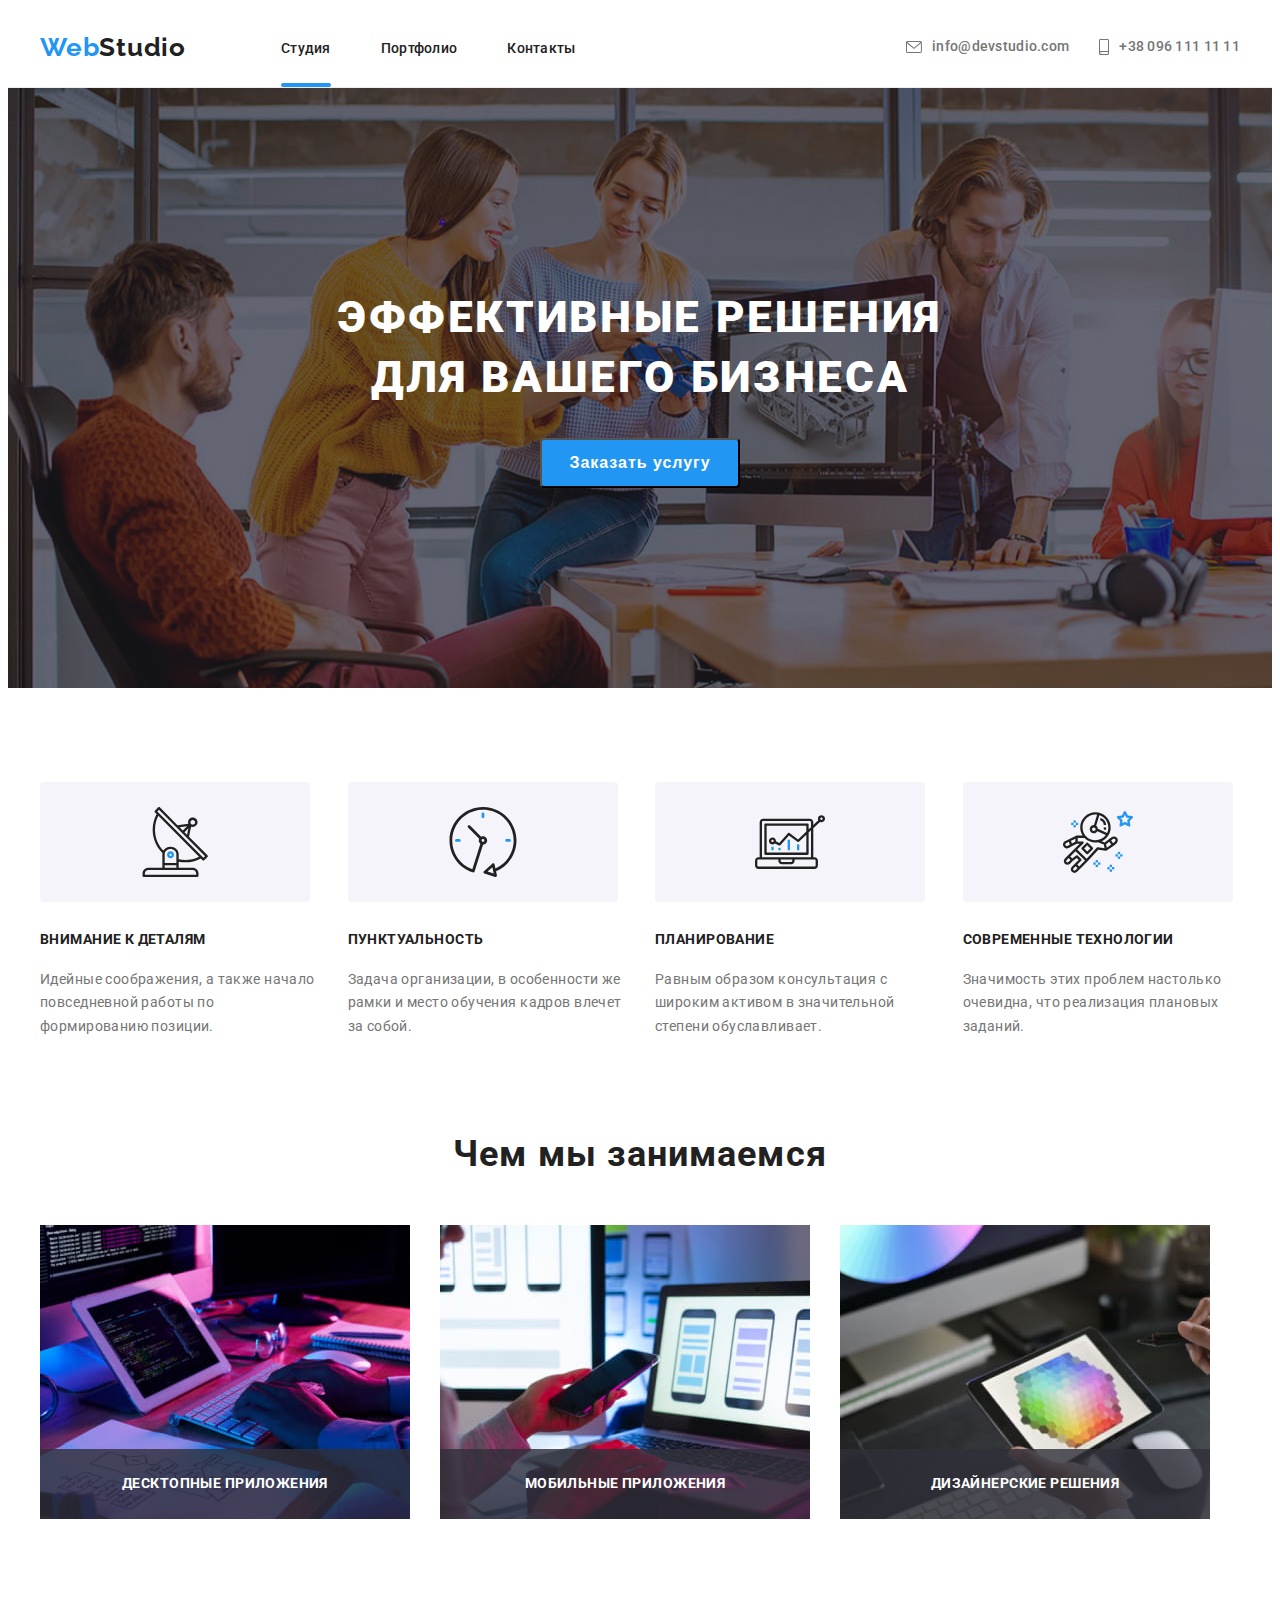
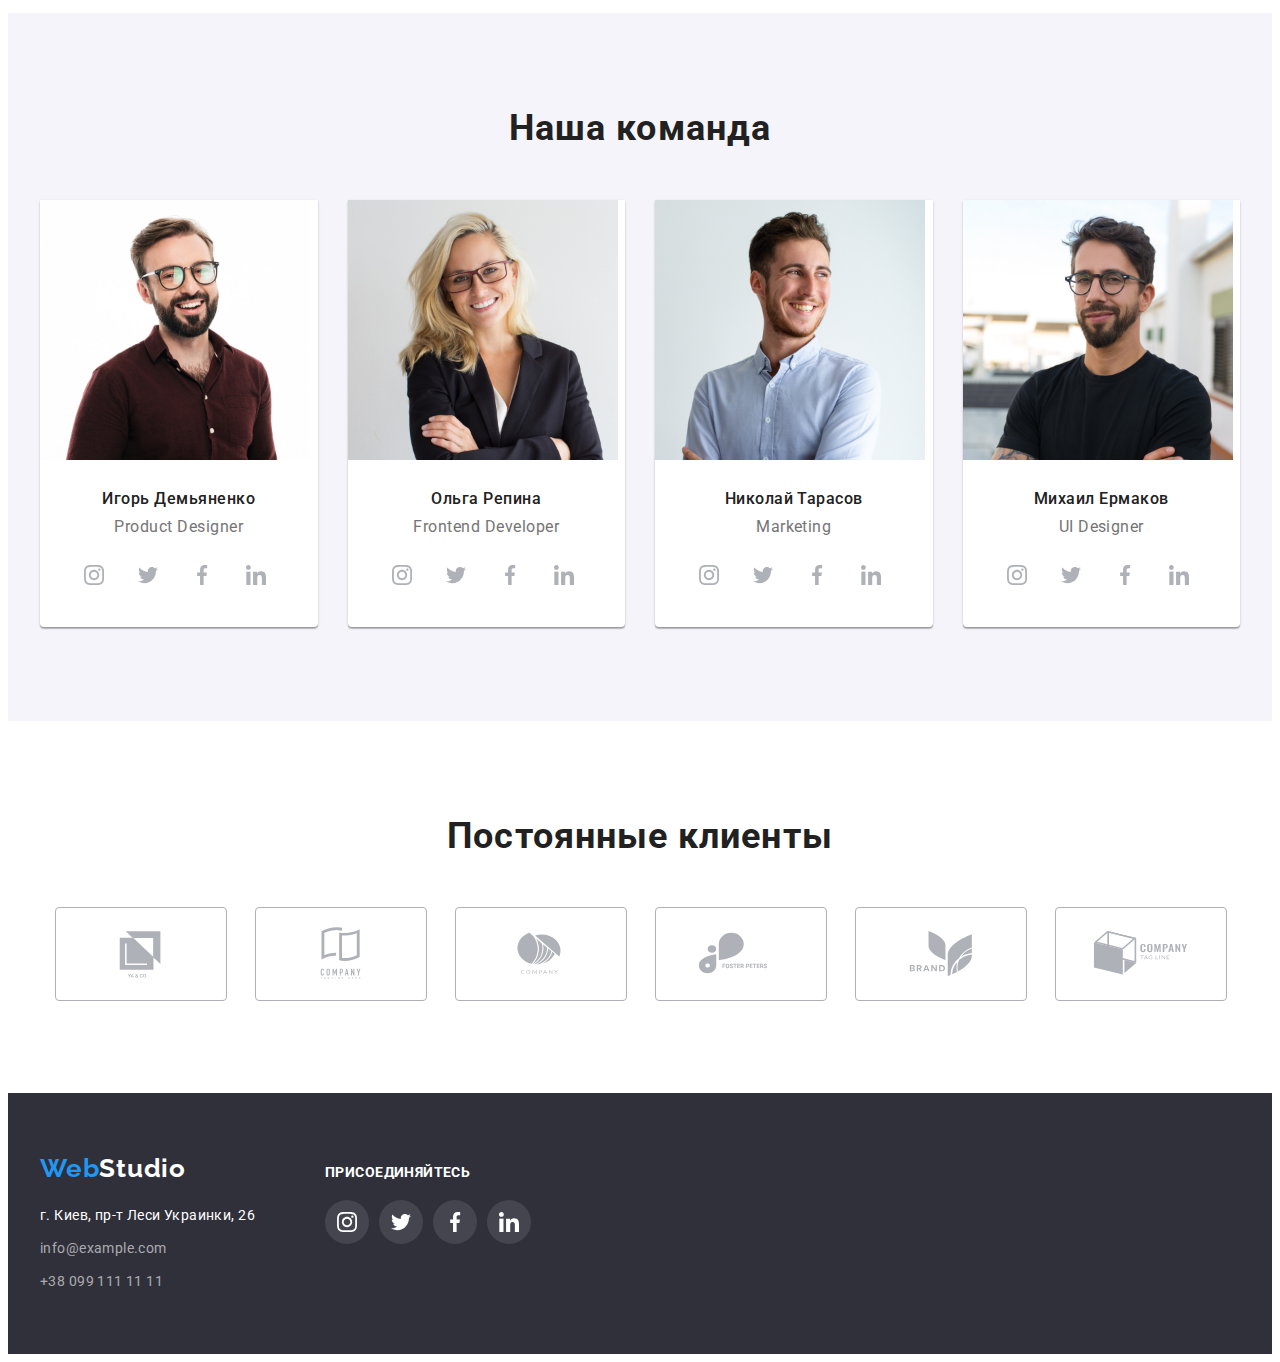
<file: index.html>
<!DOCTYPE html>
<html lang="ru">

<head>
    <meta charset="UTF-8">
    <meta http-equiv="X-UA-Compatible" content="IE=edge">
    <meta name="viewport" content="width=device-width, initial-scale=1.0">
    <title>Document</title>
    <link rel="preconnect" href="https://fonts.googleapis.com">
    <link rel="preconnect" href="https://fonts.gstatic.com" crossorigin>
    <link
        href="https://fonts.googleapis.com/css2?family=Raleway:wght@700&family=Roboto:wght@400;500;700;900&family=Tangerine:wght@700&display=swap"
        rel="stylesheet">
    <link rel="stylesheet" href="https://cdnjs.cloudflare.com/ajax/libs/modern-normalize/1.1.0/modern-normalize.min.css"
        integrity="sha512-wpPYUAdjBVSE4KJnH1VR1HeZfpl1ub8YT/NKx4PuQ5NmX2tKuGu6U/JRp5y+Y8XG2tV+wKQpNHVUX03MfMFn9Q=="
        crossorigin="anonymous" referrerpolicy="no-referrer" />
    <link rel="stylesheet" href="./css/styles.css">
</head>

<body>
    <header class="header-style">
        <div class="container header-container">
            <nav class="header-left">
                <a class="logo link" href=""><span class="logo-blue">Web</span>Studio</a>
                <ul class="menu list">
                    <li class="menu-list"><a class="link menu-item active-page" href="./index.html">Студия</a></li>
                    <li class="menu-list"><a class="link menu-item" href="./portfolio.html">Портфолио</a></li>
                    <li class="menu-list"><a class="link menu-item" href="">Контакты</a></li>
                </ul>
            </nav>
            <ul class="list contacts">
                <li class="list-contacts">
                    <a class="link contacts-item" href="mailto:info@devstudio.com">
                        <svg class="contacts-icon" width="16" height="12">
                            <use href="./images/symbol-defs.svg#icon-envelope-hover"></use>
                        </svg>
                        info@devstudio.com
                    </a>
                </li>
                <li class="list-contacts">
                    <a class="link contacts-item" href="tel:380961111111">
                        <svg class="contacts-icon" width="10" height="16">
                            <use href="./images/symbol-defs.svg#icon-smartphone"></use>
                        </svg>
                        +38 096 111 11 11</a>
                </li>
            </ul>
        </div>
    </header>
    <main>
        <section class="hero">
            <div class="container">
                <h1 class="title hero-title">Эффективные решения для вашего бизнеса</h1>
                <button class="hero-button" type="button" data-modal-open>Заказать услугу</button>
            </div>
        </section>
        <section class="benefits section">
            <div class="container">
                <h2 hidden>Наши особенности</h2>
                <ul class="list benefits-list">
                    <li class="benefits-item">
                        <div class="icon-container">
                            <svg class="benefits-icon">
                                <use href="./images/symbol-defs.svg#icon-group" width="70" height="70">
                                </use>
                            </svg>
                        </div>
                        <p class="benefits-text-title">Внимание к деталям</p>
                        <p class="benefits-item-text">Идейные соображения, а также начало повседневной работы по
                            формированию
                            позиции.</p>
                    </li>
                    <li class="benefits-item">
                        <div class="icon-container">
                            <svg class="benefits-icon">
                                <use href="./images/symbol-defs.svg#icon-clock" width="70" height="70">
                                </use>
                            </svg>
                        </div>
                        <p class="benefits-text-title">Пунктуальность</p>
                        <p class="benefits-item-text">Задача организации, в особенности же рамки и место обучения
                            кадров влечет
                            за собой.</p>
                    </li>
                    <li class="benefits-item">
                        <div class="icon-container">
                            <svg class="benefits-icon">
                                <use href="./images/symbol-defs.svg#icon-diagram" width="70" height="70">
                                </use>
                            </svg>
                        </div>
                        <p class="benefits-text-title">Планирование</p>
                        <p class="benefits-item-text">Равным образом консультация с широким активом в значительной
                            степени
                            обуславливает.</p>
                    </li>
                    <li class="benefits-item">
                        <div class="icon-container">
                            <svg class="benefits-icon">
                                <use href="./images/symbol-defs.svg#icon-astronaut" width="70" height="70">
                                </use>
                            </svg>
                        </div>
                        <p class="benefits-text-title">Современные технологии</p>
                        <p class="benefits-item-text">Значимость этих проблем настолько очевидна, что реализация
                            плановых
                            заданий.</p>
                    </li>
                </ul>
            </div>
        </section>
        <section class="what-we-do section">
            <div class="container">
                <h2 class="title what-we-do-title">Чем мы занимаемся</h2>
                <ul class="what-we-do-list list">
                    <li class="what-we-do-item">
                        <div class="what-we-do-div">
                            <img src="./images/box1.jpg" alt="печать на клавиатуре" width="370" height="294">
                            <p class="what-we-do-text">Десктопные приложения</p>
                        </div>
                    </li>
                    <li class="what-we-do-item">   
                        <div class="what-we-do-div">
                            <img src="./images/box2.jpg" alt="просмотр интерфейса телефонов" width="370" height="294">
                            <p class="what-we-do-text">Мобильные приложения</p>
                        </div>
                    </li>
                    <li class="what-we-do-item">
                            <div class="what-we-do-div">
                            <img src="./images/box3.jpg" alt="палитра цветов" width="370" height="294">
                                <p class="what-we-do-text">Дизайнерские решения</p>
                            </div>
                    </li>
                </ul>
            </div>
        </section>
        <section class="our-team section">
            <div class="container">
                <h2 class="title our-team-title">Наша команда</h2>
                <ul class="our-team-list list">
                    <li class="our-team-item">
                        <img src="./images/teammember1.jpg" alt="фото Игоря Демьяненко" width="270" height="260">
                        <div class="our-team-description">
                            <h3 class="title our-team-name">Игорь Демьяненко</h3>
                            <p class="our-team-text" lang="en">Product Designer</p>
                            <ul class="list social-list">
                                <li class="social-icon-list">
                                    <a class="link social-link" href="" target="_blank"
                                        rel="noopener noreferrer">
                                        <svg class="social-icon" width="20" height="20">
                                            <use href="./images/symbol-defs.svg#icon-instagram">
                                            </use>
                                        </svg>
                                    </a>
                                </li>
                                <li class="social-icon-list">
                                    <a class="link social-link" href="" target="_blank"
                                        rel="noopener noreferrer">
                                        <svg class="social-icon" width="20" height="20">
                                            <use href="./images/symbol-defs.svg#icon-twitter">
                                            </use>
                                        </svg>
                                    </a>
                                </li>
                                <li class="social-icon-list">
                                    <a class="link social-link" href="" target="_blank"
                                        rel="noopener noreferrer">
                                        <svg class="social-icon" width="20" height="20">
                                            <use href="./images/symbol-defs.svg#icon-facebook">
                                            </use>
                                        </svg>
                                    </a>
                                </li>
                                <li class="social-icon-list">
                                    <a class="link social-link" href="" target="_blank"
                                        rel="noopener noreferrer">
                                        <svg class="social-icon" width="20" height="20">
                                            <use href="./images/symbol-defs.svg#icon-linkedin">
                                            </use>
                                        </svg>
                                    </a>
                                </li>
                            </ul>
                        </div>
                    </li>

                    <li class="our-team-item">
                        <img src="./images/teammember2.jpg" alt="фото Ольги Репиной" width="270" height="260">
                        <div class="our-team-description">
                            <h3 class="title our-team-name">Ольга Репина</h3>
                            <p class="our-team-text" lang="en">Frontend Developer</p>
                            <ul class="list social-list">
                                <li class="social-icon-list">
                                    <a class="link social-link" href="" target="_blank"
                                        rel="noopener noreferrer">
                                        <svg class="social-icon" width="20" height="20">
                                            <use href="./images/symbol-defs.svg#icon-instagram">
                                            </use>
                                        </svg>
                                    </a>
                                </li>
                                <li class="social-icon-list">
                                    <a class="link social-link" href="" target="_blank"
                                        rel="noopener noreferrer">
                                        <svg class="social-icon" width="20" height="20">
                                            <use href="./images/symbol-defs.svg#icon-twitter">
                                            </use>
                                        </svg>
                                    </a>
                                </li>
                                <li class="social-icon-list">
                                    <a class="link social-link" href="" target="_blank"
                                        rel="noopener noreferrer">
                                        <svg class="social-icon" width="20" height="20">
                                            <use href="./images/symbol-defs.svg#icon-facebook">
                                            </use>
                                        </svg>
                                    </a>
                                </li>
                                <li class="social-icon-list">
                                    <a class="link social-link" href="" target="_blank"
                                        rel="noopener noreferrer">
                                        <svg class="social-icon" width="20" height="20">
                                            <use href="./images/symbol-defs.svg#icon-linkedin">
                                            </use>
                                        </svg>
                                    </a>
                                </li>
                            </ul>
                        </div>
                    </li>

                    <li class="our-team-item">
                        <img src="./images/teammember3.jpg" alt="фото Николая Тарасова" width="270" height="260">
                        <div class="our-team-description">
                            <h3 class="title our-team-name">Николай Тарасов</h3>
                            <p class="our-team-text" lang="en">Marketing</p>
                            <ul class="list social-list">
                                <li class="social-icon-list">
                                    <a class="link social-link" href="" target="_blank"
                                        rel="noopener noreferrer">
                                        <svg class="social-icon" width="20" height="20">
                                            <use href="./images/symbol-defs.svg#icon-instagram">
                                            </use>
                                        </svg>
                                    </a>
                                </li>
                                <li class="social-icon-list">
                                    <a class="link social-link" href="" target="_blank"
                                        rel="noopener noreferrer">
                                        <svg class="social-icon" width="20" height="20">
                                            <use href="./images/symbol-defs.svg#icon-twitter">
                                            </use>
                                        </svg>
                                    </a>
                                </li>
                                <li class="social-icon-list">
                                    <a class="link social-link" href="" target="_blank"
                                        rel="noopener noreferrer">
                                        <svg class="social-icon" width="20" height="20">
                                            <use href="./images/symbol-defs.svg#icon-facebook">
                                            </use>
                                        </svg>
                                    </a>
                                </li>
                                <li class="social-icon-list">
                                    <a class="link social-link" href="" target="_blank"
                                        rel="noopener noreferrer">
                                        <svg class="social-icon" width="20" height="20">
                                            <use href="./images/symbol-defs.svg#icon-linkedin">
                                            </use>
                                        </svg>
                                    </a>
                                </li>
                            </ul>
                        </div>
                    </li>

                    <li class="our-team-item">
                        <img src="./images/teammember4.jpg" alt="фото Михаила Ермакова" width="270" height="260">
                        <div class="our-team-description">
                            <h3 class="title our-team-name">Михаил Ермаков</h3>
                            <p class="our-team-text" lang="en">UI Designer</p>
                            <ul class="list social-list">
                                <li class="social-icon-list">
                                    <a class="link social-link" href="" target="_blank"
                                        rel="noopener noreferrer">
                                        <svg class="social-icon" width="20" height="20">
                                            <use href="./images/symbol-defs.svg#icon-instagram">
                                            </use>
                                        </svg>
                                    </a>
                                </li>
                                <li class="social-icon-list">
                                    <a class="link social-link" href="" target="_blank"
                                        rel="noopener noreferrer">
                                        <svg class="social-icon" width="20" height="20">
                                            <use href="./images/symbol-defs.svg#icon-twitter">
                                            </use>
                                        </svg>
                                    </a>
                                </li>
                                <li class="social-icon-list">
                                    <a class="link social-link" href="" target="_blank"
                                        rel="noopener noreferrer">
                                        <svg class="social-icon" width="20" height="20">
                                            <use href="./images/symbol-defs.svg#icon-facebook">
                                            </use>
                                        </svg>
                                    </a>
                                </li>
                                <li class="social-icon-list">
                                    <a class="link social-link" href="" target="_blank"
                                        rel="noopener noreferrer">
                                        <svg class="social-icon" width="20" height="20">
                                            <use href="./images/symbol-defs.svg#icon-linkedin">
                                            </use>
                                        </svg>
                                    </a>
                                </li>
                            </ul>
                        </div>
                </ul>
        </section>
        <section class="our-clients section">
            <div class="container">
                <h2 class="title our-clients-title">Постоянные клиенты</h2>
                <ul class="list our-clients-list">
                    <li class="our-clients-item">
                        <a class="link our-clients-link" href="" target="_blank"
                                        rel="noopener noreferrer">
                            <svg class="our-clients-icon">
                                <use href="./images/symbol-defs.svg#icon-first-logo" width="106" height="60">
                                </use>
                            </svg>
                        </a>
                    </li>
                    <li class="our-clients-item">
                        <a class="link our-clients-link" href="" target="_blank"
                                        rel="noopener noreferrer">
                            <svg class="our-clients-icon">
                                <use href="./images/symbol-defs.svg#icon-second-logo" width="106" height="60">
                                </use>
                            </svg>
                        </a>
                    </li>
                    <li class="our-clients-item">
                        <a class="link our-clients-link" href="" target="_blank"
                                        rel="noopener noreferrer">
                            <svg class="our-clients-icon">
                                <use href="./images/symbol-defs.svg#icon-third-logo" width="106" height="60">
                                </use>
                            </svg>
                        </a>
                    </li>
                    <li class="our-clients-item">
                        <a class="link our-clients-link" href="" target="_blank"
                                        rel="noopener noreferrer">
                            <svg class="our-clients-icon">
                                <use href="./images/symbol-defs.svg#icon-fourth-logo" width="106" height="60">
                                </use>
                            </svg>
                        </a>
                    </li>
                    <li class="our-clients-item">
                        <a class="link our-clients-link" href="" target="_blank"
                                        rel="noopener noreferrer">
                            <svg class="our-clients-icon">
                                <use href="./images/symbol-defs.svg#icon-fifth-logo" width="106" height="60">
                                </use>
                            </svg>
                        </a>
                    </li>
                    <li class="our-clients-item">
                        <a class="link our-clients-link" href="" target="_blank"
                                        rel="noopener noreferrer">
                            <svg class="our-clients-icon">
                                <use href="./images/symbol-defs.svg#icon-sixth-logo" width="106" height="60">
                                </use>
                            </svg>
                        </a>
                    </li>
                </ul>

            </div>
        </section>
        <footer class="footer-style">
            <div class="container">
                <div class="footer-container">
                    <div class="footer-left">
                        <div class="footer-logo">
                            <a class="logo link" href="" target="_blank"
                                        rel="noopener noreferrer"><span class="logo-blue">Web</span></span><span
                                    class="logo-white">Studio</span></a>
                        </div>
                        <address>
                            <ul class="address-list list">
                                <li class="address-address">
                                    <a class="link" href="https://goo.gl/maps/FMJH3Uk64QD2wsx58" target="_blank"
                                        rel="noopener noreferrer">г.
                                        Киев, пр-т Леси Украинки, 26</a>
                                </li>
                                <li class="address-item">
                                    <a class="link address-link" href="mailto:info@example.com" target="_blank"
                                        rel="noopener noreferrer">info@example.com</a>
                                </li>
                                <li class="address-item">
                                    <a class="link address-link" href="tel:+380991111111" target="_blank"
                                        rel="noopener noreferrer">+38 099 111 11 11</a>
                                </li>
                            </ul>
                        </address>
                    </div>
                    <div class="footer-right">
                        <h4 class="footer-title">присоединяйтесь</h4>
                        <ul class="list footer-icon-list">
                            <li class="footer-icon-item">
                                <a href="" class="footer-icon-link" target="_blank"
                                        rel="noopener noreferrer">
                                    <svg class="footer-icon" width="20" height="20">
                                        <use href="./images/symbol-defs.svg#icon-instagram">
                                        </use>
                                    </svg>
                                </a>
                            </li>
                            <li class="footer-icon-item">
                                <a href="" class="footer-icon-link" target="_blank"
                                        rel="noopener noreferrer">
                                    <svg class="footer-icon" width="20" height="20">
                                        <use href="./images/symbol-defs.svg#icon-twitter">
                                        </use>
                                    </svg>
                                </a>
                            </li>
                            <li class="footer-icon-item">
                                <a href="" class="footer-icon-link" target="_blank"
                                        rel="noopener noreferrer">
                                    <svg class="footer-icon" width="20" height="20">
                                        <use href="./images/symbol-defs.svg#icon-facebook">
                                        </use>
                                    </svg>
                                </a>
                            </li>
                            <li class="footer-icon-item">
                                <a href="" class="footer-icon-link" target="_blank"
                                        rel="noopener noreferrer">
                                    <svg class="footer-icon" width="20" height="20">
                                        <use href="./images/symbol-defs.svg#icon-linkedin">
                                        </use>
                                    </svg>
                                </a>
                            </li>
                        </ul>
                    </div>

                </div>


            </div>
        </footer>
                <div class="backdrop is-hidden" data-modal>
                    <div class="modal">
                        <button type="button" class="modal-button" data-modal-close>
                            <svg class="modal-icon" width="11" height="11">
                                <use href="./images/symbol-defs.svg#icon-cross">
                                </use>
                            </svg>
                        </button>
                    </div>
                </div>
    </main>
    <script src="./js/modal.js"></script>
</body>

</html>
</file>
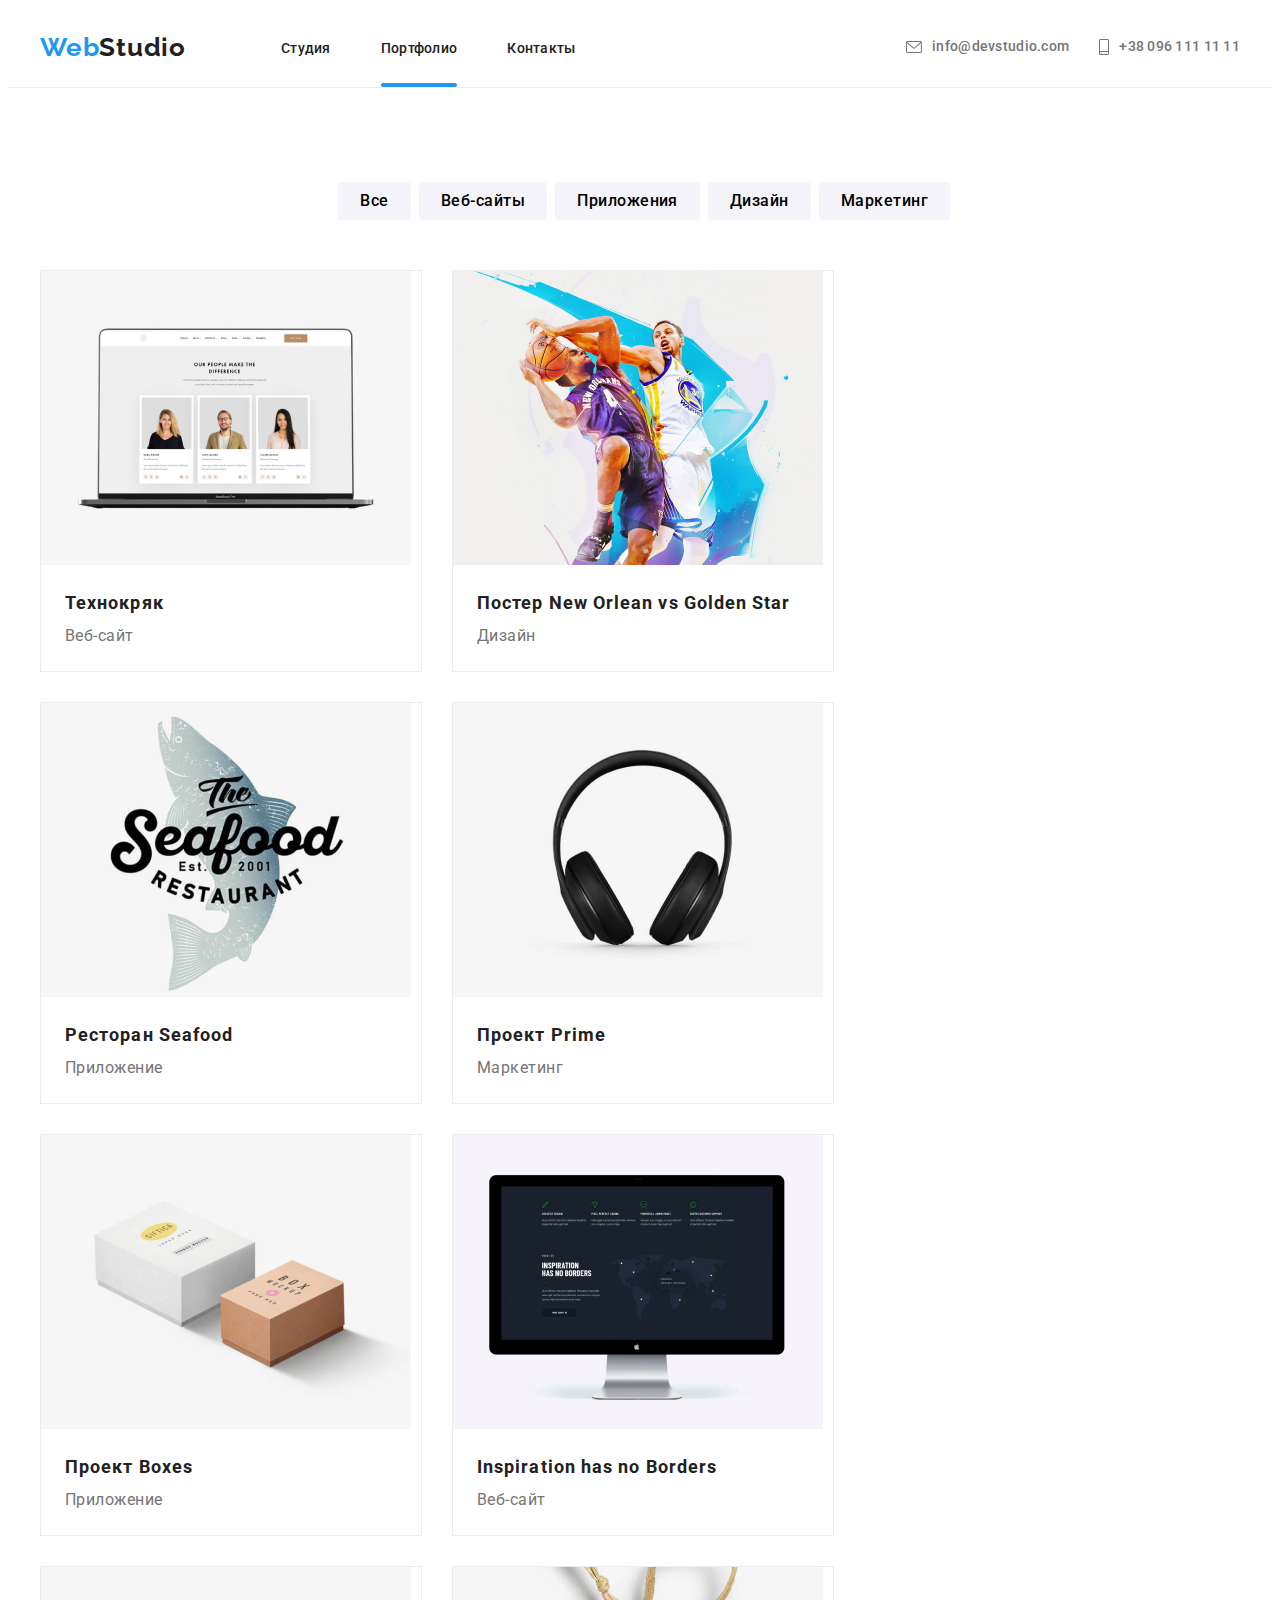
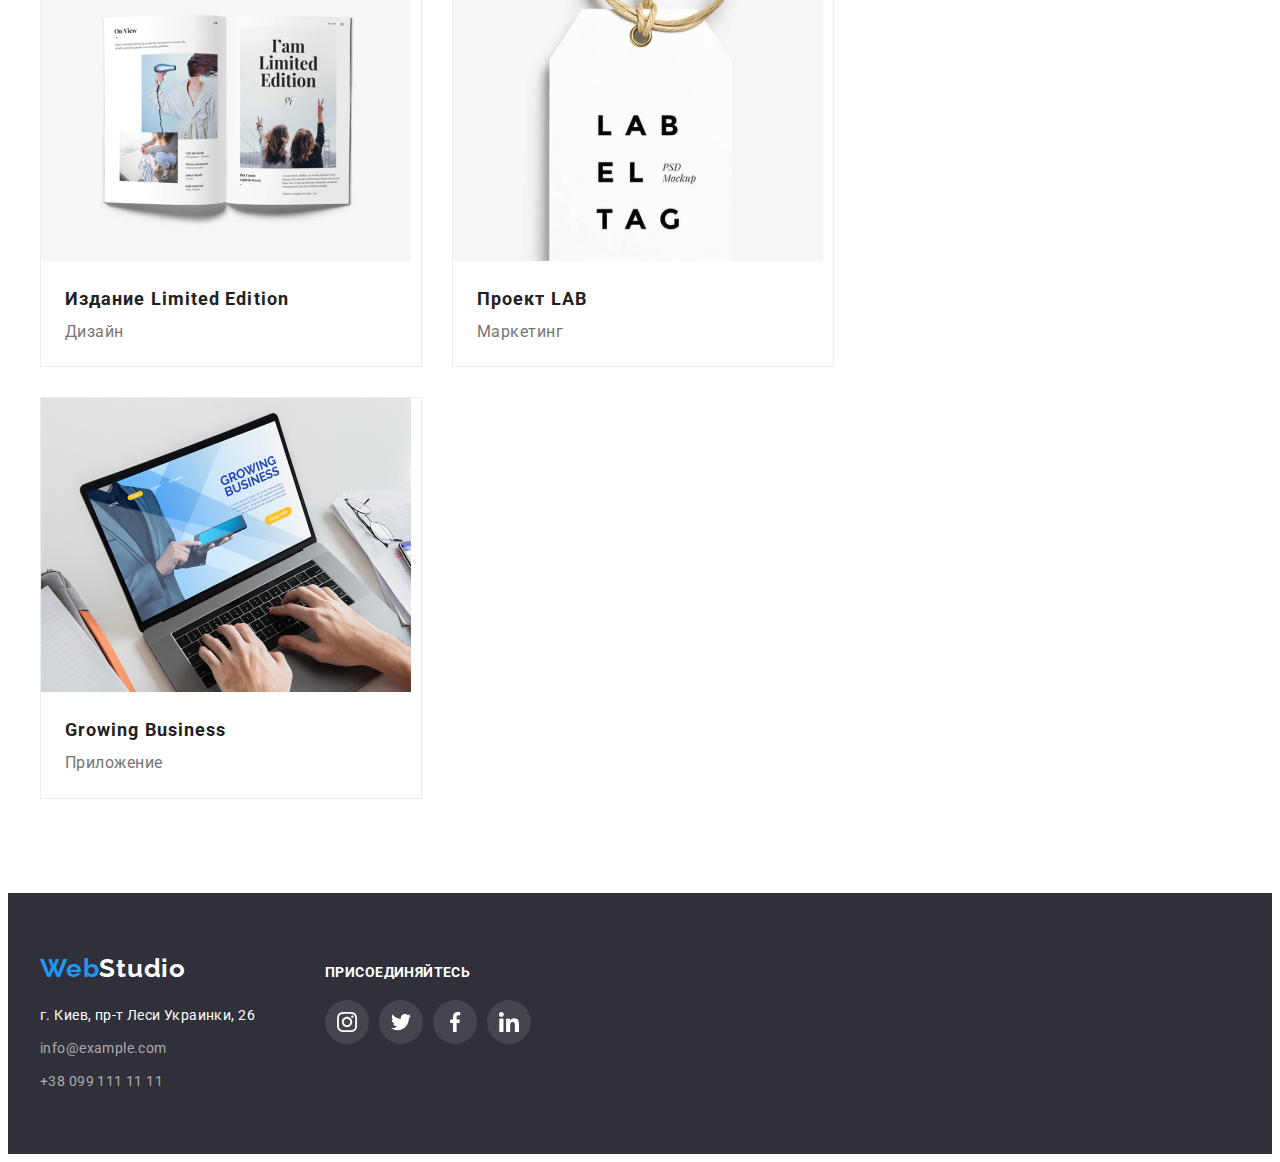
<file: portfolio.html>
<!DOCTYPE html>
<html lang="ru">

<head>
    <meta charset="UTF-8">
    <meta http-equiv="X-UA-Compatible" content="IE=edge">
    <meta name="viewport" content="width=device-width, initial-scale=1.0">
    <title>Document</title>
    <link rel="preconnect" href="https://fonts.googleapis.com">
    <link rel="preconnect" href="https://fonts.gstatic.com" crossorigin>
    <link
        href="https://fonts.googleapis.com/css2?family=Raleway:wght@700&family=Roboto:wght@400;500;700;900&family=Tangerine:wght@700&display=swap"
        rel="stylesheet">
    <link rel="stylesheet" href="https://cdnjs.cloudflare.com/ajax/libs/modern-normalize/1.1.0/modern-normalize.min.css"
        integrity="sha512-wpPYUAdjBVSE4KJnH1VR1HeZfpl1ub8YT/NKx4PuQ5NmX2tKuGu6U/JRp5y+Y8XG2tV+wKQpNHVUX03MfMFn9Q=="
        crossorigin="anonymous" referrerpolicy="no-referrer" />
    <link rel="stylesheet" href="./css/styles.css">
</head>

<body>
    <header class="header-style">
        <div class="container header-container">
            <nav class="header-left">
                <a class="logo link" href=""><span class="logo-blue">Web</span>Studio</a>
                <ul class="menu list">
                    <li class="menu-list"><a class="link menu-item" href="./index.html">Студия</a></li>
                    <li class="menu-list"><a class="link menu-item active-page" href="./portfolio.html">Портфолио</a></li>
                    <li class="menu-list"><a class="link menu-item" href="">Контакты</a></li>
                </ul>
            </nav>
            <ul class="list contacts">
                <li class="list-contacts">
                    <a class="link contacts-item" href="mailto:info@devstudio.com">
                        <svg class="contacts-icon" width="16" height="12">
                            <use href="./images/symbol-defs.svg#icon-envelope-hover"></use>
                        </svg>
                        info@devstudio.com
                    </a>
                </li>
                <li class="list-contacts">
                    <a class="link contacts-item" href="tel:380961111111">
                        <svg class="contacts-icon" width="10" height="16">
                            <use href="./images/symbol-defs.svg#icon-smartphone"></use>
                        </svg>
                        +38 096 111 11 11</a>
                </li>
            </ul>
        </div>


    </header>
    <main>
        <section class="portfolio section">
            <div class="container">
                <h1 hidden>Портфолио</h1>
                <div class="portfolio-nav-container">
                    <ul class="list portfolio-nav-list">
                        <li>
                            <button class="portfolio-button" type="button">Все</button>
                        </li>
                        <li>
                            <button class="portfolio-button" type="button">Веб-сайты</button>
                        </li>
                        <li>
                            <button class="portfolio-button" type="button">Приложения</button>
                        </li>
                        <li>
                            <button class="portfolio-button" type="button">Дизайн</button>
                        </li>
                        <li>
                            <button class="portfolio-button" type="button">Маркетинг</button>
                        </li>
                    </ul>
                </div>
                <div class="portfolio-main-container">
                    <ul class="list portfolio-list">
                        <li class="portfolio-item">
                            <div class="portfolio-thumb">
                            <a class="link portfolio-link" href="" target="_blank"
                                        rel="noopener noreferrer">
                                <img src="./images/portfolio1.jpg" width="370"
                                    height="294" alt="Экран ноутбука с сотрудниками">
                                    <div class="portfolio-overlay">
                                        <p>Технокряк это современная площадка распространения коронавируса. Компании используют эту
                                            платформу для цифрового
                                            шпионажа и атак на защищённые сервера конкурентов.</p>
                                    </div>
                                </div>
                                <div class="portfolio-description">
                                    <h2 class="title portfolio-title">Технокряк</h2>
                                    <p class="portfolio-type">Веб-сайт</p>    
                                </div>
                            </a>
                        </li>
                        <li class="portfolio-item">
                            <div class="portfolio-thumb">
                                    <a class="link portfolio-link" href="" target="_blank"
                                        rel="noopener noreferrer"><img src="./images/portfolio2.jpg" width="370" height="294"
                                         alt="Нарисованные баскетболисты">
                                    <div class="portfolio-overlay">
                                        <p>Технокряк это современная площадка распространения коронавируса. Компании используют эту
                                    платформу для цифрового
                                    шпионажа и атак на защищённые сервера конкурентов.</p>
                                    </div>
                            </div>
                                <div class="portfolio-description">
                                    <h2 class="title portfolio-title">Постер <span lang="en">New Orlean vs Golden
                                            Star</span></h2>
                                    <p class="portfolio-type">Дизайн</p>
                                </div>
                            </a>
                        </li>
                        <li class="portfolio-item">
                            <div class="portfolio-thumb">
                                <a class="link portfolio-link" href="" target="_blank"
                                        rel="noopener noreferrer">
                                    <img src="./images/portfolio3.jpg" width="370" height="294" alt="Эмблема ресторана с рыбой">
                                    <div class="portfolio-overlay">
                                        <p>Технокряк это современная площадка распространения коронавируса. Компании используют эту
                                            платформу для цифрового
                                            шпионажа и атак на защищённые сервера конкурентов.</p>
                                    </div>
                            </div>
                            
                                <div class="portfolio-description">
                                    <h2 class="title portfolio-title">Ресторан <span lang="en">Seafood</span></h2>
                                    <p class="portfolio-type">Приложение</p>
                                </div>
                            </a>
                        </li>
                        <li class="portfolio-item">
                            <div class="portfolio-thumb">
                                <a class="link portfolio-link" href="" target="_blank"
                                        rel="noopener noreferrer">
                                    <img src="./images/portfolio4.jpg" width="370" height="294" alt="Наушники">
                                    <div class="portfolio-overlay">
                                        <p>Технокряк это современная площадка распространения коронавируса. Компании используют эту
                                            платформу для цифрового
                                            шпионажа и атак на защищённые сервера конкурентов.</p>
                                    </div>
                            </div>
                            
                                <div class="portfolio-description">
                                    <h2 class="title portfolio-title">Проект <span lang="en">Prime</span></h2>
                                    <p class="portfolio-type">Маркетинг</p>
                                </div>
                            </a>
                        </li>
                        <li class="portfolio-item">
                            <div class="portfolio-thumb">
                                <a class="link portfolio-link" href="" target="_blank"
                                        rel="noopener noreferrer">
                                    <img src="./images/portfolio5.jpg" width="370" height="294" alt="Две коробки">
                                    <div class="portfolio-overlay">
                                        <p>Технокряк это современная площадка распространения коронавируса. Компании используют эту
                                            платформу для цифрового
                                            шпионажа и атак на защищённые сервера конкурентов.</p>
                                    </div>
                            </div>
                            
                                <div class="portfolio-description">
                                    <h2 class="title portfolio-title">Проект <span lang="en">Boxes</span></h2>
                                    <p class="portfolio-type">Приложение</p>
                                </div>
                            </a>
                        </li>
                        <li class="portfolio-item">
                            <div class="portfolio-thumb">
                                <a class="link portfolio-link" href="" target="_blank"
                                        rel="noopener noreferrer">
                                    <img src="./images/portfolio6.jpg" width="370" height="294" alt="Экран компьютера">
                                    <div class="portfolio-overlay">
                                        <p>Технокряк это современная площадка распространения коронавируса. Компании используют эту
                                            платформу для цифрового
                                            шпионажа и атак на защищённые сервера конкурентов.</p>
                                    </div>
                            </div>
                            
                                <div class="portfolio-description">
                                    <h2 class="title portfolio-title" lang="en">Inspiration has no Borders</h2>
                                    <p class="portfolio-type">Веб-сайт</p>
                                </div>
                            </a>
                        </li>
                        <li class="portfolio-item">
                            <div class="portfolio-thumb">
                                <a class="link portfolio-link" href="" target="_blank"
                                        rel="noopener noreferrer">
                                    <img src="./images/portfolio7.jpg" width="370" height="294" alt="Раскрытые страницы журнала">
                                    <div class="portfolio-overlay">
                                        <p>Технокряк это современная площадка распространения коронавируса. Компании используют эту
                                            платформу для цифрового
                                            шпионажа и атак на защищённые сервера конкурентов.</p>
                                    </div>
                            </div>
                            
                                <div class="portfolio-description">
                                    <h2 class="title portfolio-title">Издание <span lang="en">Limited Edition</span>
                                    </h2>
                                    <p class="portfolio-type">Дизайн</p>
                                </div>
                            </a>
                        </li>
                        <li class="portfolio-item">
                            <div class="portfolio-thumb">
                                <a class="link portfolio-link" href="" target="_blank"
                                        rel="noopener noreferrer">
                                    <img src="./images/portfolio8.jpg" width="370" height="294" alt="Ярлык">
                                    <div class="portfolio-overlay">
                                        <p>Технокряк это современная площадка распространения коронавируса. Компании используют эту
                                            платформу для цифрового
                                            шпионажа и атак на защищённые сервера конкурентов.</p>
                                    </div>
                            </div>
                            
                                <div class="portfolio-description">
                                    <h2 class="title portfolio-title">Проект <span lang="en">LAB</span></h2>
                                    <p class="portfolio-type">Маркетинг</p>
                                </div>
                            </a>
                        </li>
                        <li class="portfolio-item">
                            <div class="portfolio-thumb">
                                <a class="link portfolio-link" href="" target="_blank"
                                        rel="noopener noreferrer">
                                    <img src="./images/portfolio9.jpg" width="370" height="294" alt="Печать на ноутбуке">
                                    <div class="portfolio-overlay">
                                        <p>Технокряк это современная площадка распространения коронавируса. Компании используют эту
                                            платформу для цифрового
                                            шпионажа и атак на защищённые сервера конкурентов.</p>
                                    </div>
                            </div>
                            
                                <div class="portfolio-description">
                                    <h2 class="title portfolio-title" lang="en">Growing Business</h2>
                                    <p class="portfolio-type">Приложение</p>
                                </div>
                            </a>
                        </li>
                    </ul>
                </div>
            </div>
        </section>
        <footer class="footer-style">
            <div class="container">
                <div class="footer-container">
                    <div class="footer-left">
                        <div class="footer-logo">
                            <a class="logo link" href=""><span class="logo-blue">Web</span></span><span
                                    class="logo-white">Studio</span></a>
                        </div>
                        <address>
                            <ul class="address-list list">
                                <li class="address-address">
                                    <a class="link" href="https://goo.gl/maps/FMJH3Uk64QD2wsx58" target="_blank"
                                        rel="noopener noreferrer">г.
                                        Киев, пр-т Леси Украинки, 26</a>
                                </li>
                                <li class="address-item">
                                    <a class="link address-link" href="mailto:info@example.com">info@example.com</a>
                                </li>
                                <li class="address-item">
                                    <a class="link address-link" href="tel:+380991111111">+38 099 111 11 11</a>
                                </li>
                            </ul>
                        </address>
                    </div>
                    <div class="footer-right">
                        <h4 class="footer-title">присоединяйтесь</h4>
                        <ul class="list footer-icon-list">
                            <li class="footer-icon-item">
                                <a href="" class="footer-icon-link" target="_blank"
                                        rel="noopener noreferrer">
                                    <svg class="footer-icon" width="20" height="20">
                                        <use href="./images/symbol-defs.svg#icon-instagram">
                                        </use>
                                    </svg>
                                </a>
                            </li>
                            <li class="footer-icon-item">
                                <a href="" class="footer-icon-link" target="_blank"
                                        rel="noopener noreferrer">
                                    <svg class="footer-icon" width="20" height="20">
                                        <use href="./images/symbol-defs.svg#icon-twitter">
                                        </use>
                                    </svg>
                                </a>
                            </li>
                            <li class="footer-icon-item">
                                <a href="" class="footer-icon-link" target="_blank"
                                        rel="noopener noreferrer">
                                    <svg class="footer-icon" width="20" height="20">
                                        <use href="./images/symbol-defs.svg#icon-facebook">
                                        </use>
                                    </svg>
                                </a>
                            </li>
                            <li class="footer-icon-item">
                                <a href="" class="footer-icon-link" target="_blank"
                                        rel="noopener noreferrer">
                                    <svg class="footer-icon" width="20" height="20">
                                        <use href="./images/symbol-defs.svg#icon-linkedin">
                                        </use>
                                    </svg>
                                </a>
                            </li>
                        </ul>
                    </div>

                </div>


            </div>
        </footer>
    
    </main>
</body>
</file>
<file: css/styles.css>
:root {
  --main-color: #757575;
  --title-color: #212121;
  --accent-color: #2196f3;
  --background-color: #2f303a;
  --border-color: 1px solid #ececec;
  --icon-color: #afb1b8;
  --transition-cubic: cubic-bezier(0.4, 0, 0.2, 1);
}

body {
  font-family: Roboto, sans-serif;
  color: #757575;
}
p,
h1,
h2,
h3,
h4,
h5,
h6 {
  margin-top: 0px;
  margin-bottom: 0;
}
ul {
  margin-top: 0;
  margin-bottom: 0;
  padding-left: 0;
}
img {
  display: block;
  max-width: 100%;
}
.visually-hidden {
  position: absolute;
  width: 1px;
  height: 1px;
  margin: -1px;
  padding: 0;
  overflow: hidden;
  border: 0;
  clip: rect(0 0 0 0);
}
.container {
  width: 1200px;
  padding-left: 15px;
  padding-right: 15px;
  margin: 0 auto;
}

.link {
  text-decoration: none;
  font-style: normal;
}
.list {
  list-style: none;
}

.title {
  color: var(--title-color);
  font-weight: 700;
  font-size: 36px;
  line-height: 1.17;
  text-align: center;
  letter-spacing: 0.03em;
}

.section {
  padding-top: 94px;
  padding-bottom: 94px;
  /* outline: 1px solid teal; */
}

/* HEADER */
.header-style {
  border-bottom: 1px solid #ececec;
}
.header-container {
  display: flex;
  /* outline: 2px solid #000; */
}
.header-left {
  display: flex;
  align-items: center;
}
.header-container a {
  padding-top: 24px;
  padding-bottom: 24px;
}

.logo {
  letter-spacing: 0.03em;
  font-family: Raleway, sans-serif;
  color: var(--title-color);
  font-weight: 700;
  font-size: 26px;
  line-height: 1.19;
}

.logo-blue {
  color: var(--accent-color);
}
.menu {
  display: flex;
  margin-left: 95px;
}

.menu li:not(:first-child) {
  margin-left: 50px;
}

.menu-item {
  position: relative;
  padding-top: 32px;
  padding-bottom: 32px;
  color: #212121;
  font-weight: 500;
  font-size: 14px;
  line-height: 1.14;
  letter-spacing: 0.02em;
  cursor: pointer;
  transition: color 250ms var(--transition-cubic);
}

.menu-item:hover,
.menu-item:focus {
  color: var(--accent-color);
}

.active-page::after {
  content: "";
  position: absolute;
  display: block;
  left: 0;
  bottom: -7px;
  width: 100%;
  background-color: var(--accent-color);
  height: 4px;
  border-radius: 2px;
}

.contacts {
  display: flex;
  align-items: center;
  margin-left: auto;
}
.contacts li:not(:first-child) {
  margin-left: 30px;
}

.contacts-item {
  display: flex;
  color: var(--main-color);
  font-weight: 500;
  font-size: 14px;
  line-height: 1.14;
  letter-spacing: 0.02em;
  cursor: pointer;
  align-items: center;
  transition: color 250ms var(--transition-cubic);
}

.contacts-item:hover,
.contacts-item:focus {
  color: var(--accent-color);
}

.contacts-icon {
  margin-right: 10px;
  fill: currentColor;
}

/* -------------FOOTER----------- */
.footer-style {
  background-color: var(--background-color);
  border-top: 60px;
  padding-top: 60px;
  padding-bottom: 60px;
}

.footer-container {
  display: flex;
  align-items: baseline;
}
.footer-left {
  margin-right: 70px;
}
.logo-white {
  color: white;
}
.footer-logo {
  margin-bottom: 20px;
}
.address-address {
  margin-bottom: 9px;
}
.address-address > .link {
  font-size: 14px;
  line-height: 1.71;
  letter-spacing: 0.03em;
  color: #ffffff;
}
.address-item:not(:last-child) {
  margin-bottom: 9px;
}
.address-link {
  font-size: 14px;
  line-height: 1.71;
  letter-spacing: 0.03em;
  color: rgba(255, 255, 255, 0.6);
}
.footer-right {
  width: 206px;
  height: 80px;
  align-items: baseline;
}
.footer-title {
  font-style: normal;
  font-weight: 700;
  font-size: 14px;
  line-height: 16px;
  letter-spacing: 0.03em;
  text-transform: uppercase;
  color: white;
  margin-bottom: 20px;
}
.footer-icon-list {
  display: flex;
  width: 206px;
  height: 44px;
}
.footer-icon-item:not(:last-child) {
  margin-right: 10px;
}
.footer-icon-link {
  display: flex;
  border-radius: 50%;
  background-color: rgba(255, 255, 255, 0.1);
  width: 44px;
  height: 44px;
  align-items: center;
  justify-content: center;
  transition: background-color 250ms var(--transition-cubic);
}

.footer-icon-link:hover,
.footer-icon-link:focus {
  background-color: var(--accent-color);
}

.footer-icon {
  fill: white;
  transition: fill 250ms var(--transition-cubic);
}

/* ---------FIRST PAGE-------- */

/*----------HERO SECTION-----------*/
.hero {
  background-color: var(--background-color);
  padding-top: 200px;
  padding-bottom: 200px;
  background-image: linear-gradient(
      to right,
      rgba(47, 48, 58, 0.4),
      rgba(47, 48, 58, 0.4)
    ),
    url("../images/Img.jpg");
}
.hero-title {
  color: #ffffff;
  font-weight: 900;
  font-size: 44px;
  line-height: 1.36;
  letter-spacing: 0.06em;
  text-transform: uppercase;
  width: 696px;
  margin-left: auto;
  margin-right: auto;
}
.hero-button {
  display: block;
  margin-top: 30px;
  margin-left: auto;
  margin-right: auto;
  font-weight: 700;
  font-size: 16px;
  line-height: 1.87;
  text-align: center;
  width: 200px;
  height: 50px;
  border-radius: 4px;
  letter-spacing: 0.06em;
  color: #ffffff;
  background-color: var(--accent-color);
  cursor: pointer;
}

/* -------BENEFITS------------ */

.benefits-list {
  display: flex;
}
.benefits-item {
  flex-basis: calc(100% / 4);
}
.benefits-item:not(:first-child) {
  margin-left: 30px;
}
.benefits-text-title {
  color: var(--title-color);
  font-weight: 700;
  font-size: 14px;
  line-height: 1.14;
  letter-spacing: 0.03em;
  text-transform: uppercase;
  margin-bottom: 20px;
}
.benefits-item-text {
  font-size: 14px;
  line-height: 1.71;
  letter-spacing: 0.03em;
}
.icon-container {
  display: flex;
  margin-bottom: 30px;
  width: 270px;
  height: 120px;
  background-color: #f5f4fa;
  border-radius: 4px;
  align-items: center;
  justify-content: center;
}

.benefits-icon {
  width: 70px;
  height: 70px;
}
/* ---------WHAT ARE WE DOING----------- */
.what-we-do {
  padding-top: 0;
}

.what-we-do-title {
  margin-bottom: 50px;
}

.what-we-do-list {
  display: flex;
  flex-basis: calc(100% / 3 - 30px);
}

.what-we-do-item img {
  display: block;
  max-width: 100%;
  height: auto;
}
.what-we-do-item:not(:nth-child(3n + 1)) {
  margin-left: 30px;
}
.what-we-do-div {
  position: relative;
}

.what-we-do-text {
  position: absolute;
  width: 100%;
  height: 70px;
  left: 0;
  bottom: 0;
  display: flex;
  align-items: center;
  justify-content: center;
  font-style: normal;
  font-weight: 700;
  font-size: 14px;
  line-height: 1.14;
  text-align: center;
  letter-spacing: 0.03em;
  text-transform: uppercase;
  color: white;
  background-color: rgba(47, 48, 58, 0.8);
}
/* -----------OUR TEAM--------- */
.our-team {
  background-color: #f5f4fa;
}
.our-team-title {
  margin-bottom: 50px;
}

.our-team-list {
  display: flex;
  margin-left: -30px;
}

.our-team-item {
  flex-basis: calc(100% / 4 - 30px);
  background-color: white;
  margin-left: 30px;
  border-radius: 0px 0px 4px 4px;
  box-shadow: 0px 1px 3px rgba(0, 0, 0, 0.12), 0px 1px 1px rgba(0, 0, 0, 0.14),
    0px 2px 1px rgba(0, 0, 0, 0.2);
}

.our-team-description {
  padding-top: 30px;
  padding-bottom: 30px;
  align-items: center;
}
.our-team-name {
  font-weight: 500;
  font-size: 16px;
  line-height: 1.18;
  text-align: center;
  letter-spacing: 0.03em;
  color: var(--title-color);
}
.our-team-text {
  font-size: 16px;
  line-height: 1.18;
  text-align: center;
  letter-spacing: 0.03em;
  margin-top: 10px;
}

.social-list {
  display: flex;
  margin: 16px 32px 0 32px;
  width: 206px;
  height: 44px;
}
.social-icon-list:not(:last-child) {
  margin-right: 10px;
}

.social-link {
  display: flex;
  width: 44px;
  height: 44px;
  border-radius: 50%;
  background-color: white;
  align-items: center;
  justify-content: center;
  transition: background-color 250ms var(--transition-cubic);
}

.social-link:hover,
.social-link:focus {
  background-color: var(--accent-color);
}
.social-icon {
  fill: var(--icon-color);
  transition: fill 250ms var(--transition-cubic);
}

.social-link:hover .social-icon,
.social-link:focus .social-icon {
  fill: white;
}

/* OUR CLIENTS */
.our-clients-title {
  margin-bottom: 50px;
}

.our-clients-list {
  display: flex;
  width: 100%;
  align-items: center;
  justify-content: center;
}
.our-clients-item {
  width: 170px;
  height: 92px;
}
.our-clients-item:not(:last-child) {
  margin-right: 30px;
}
.our-clients-link {
  display: flex;
  width: 100%;
  height: 100%;
  border: 1px solid var(--icon-color);
  border-radius: 4px;
  transition: border-color 250ms var(--transition-cubic);
}

.our-clients-link:hover,
.our-clients-link:focus {
  border-color: var(--accent-color);
}
.our-clients-icon {
  fill: var(--icon-color);
  padding: 16px 32px;
  transition: fill 250ms var(--transition-cubic);
}
.our-clients-link:hover .our-clients-icon,
.our-clients-link:focus .our-clients-icon {
  fill: var(--accent-color);
}

/* ---------SECOND PAGE -------------*/
/* PORTFOLIO SECTION */

.portfolio-nav-list {
  display: flex;
  justify-content: center;
  margin-bottom: 50px;
}

.portfolio-button {
  display: block;
  margin-left: 8px;
  padding: 6px 22px;
  min-width: 73px;
  background-color: #f5f4fa;
  font-weight: 500;
  font-size: 16px;
  line-height: 1.62;
  text-align: center;
  letter-spacing: 0.03em;
  cursor: pointer;
  font-family: Roboto, sans-serif;
  border-radius: 4px;
  border: none;
  transition: color 250ms var(--transition-cubic),
    background-color 250ms var(--transition-cubic),
    box-shadow 250ms var(--transition-cubic);
}

.portfolio-button:hover,
.portfolio-button:focus {
  color: white;
  background-color: var(--accent-color);
  box-shadow: 0px 3px 1px rgba(0, 0, 0, 0.1), 0px 1px 2px rgba(0, 0, 0, 0.08),
    0px 2px 2px rgba(0, 0, 0, 0.12);
}
.portfolio-title {
  text-align: left;
  font-weight: 700;
  font-size: 18px;
  line-height: 2;
  letter-spacing: 0.06em;
  color: var(--title-color);
}
.portfolio-type {
  font-size: 16px;
  line-height: 1.87;
  letter-spacing: 0.03em;
}
.portfolio-type {
  color: var(--main-color);
}
.portfolio-list {
  display: flex;
  flex-wrap: wrap;
  margin-left: -30px;
  margin-bottom: -30px;
}
.portfolio-item {
  flex-basis: calc(100% / 3 - 30px);
  margin-left: 30px;
  margin-bottom: 30px;
  border: var(--border-color);
  transition: box-shadow 250ms var(--transition-cubic);
}
.portfolio-item img {
  display: block;
  max-width: 100%;
  height: auto;
}
.portfolio-description {
  padding-left: 24px;
  padding-top: 20px;
  padding-bottom: 20px;
  text-align: left;
}
.portfolio-thumb {
  position: relative;
  overflow: hidden;
}
.portfolio-overlay {
  position: absolute;
  top: 0;
  left: 0;
  width: 100%;
  height: 100%;
  padding: 63px 24px;
  background-color: rgba(33, 150, 243, 0.9);
  font-size: 18px;
  line-height: 1.55;
  letter-spacing: 0.03em;
  color: #ffffff;
  transform: translateY(100%);
  transition: transform 250ms var(--transition-cubic);
}

.portfolio-item:hover,
.portfolio-item:focus {
  box-shadow: 0px 1px 1px rgba(0, 0, 0, 0.12), 0px 4px 4px rgba(0, 0, 0, 0.06),
    1px 4px 6px rgba(0, 0, 0, 0.16);
}

.portfolio-thumb:hover .portfolio-overlay,
.portfolio-thumb:focus .portfolio-overlay {
  transform: translateY(0);
}
/* -------BACKDROP------ */
.backdrop {
  position: fixed;
  left: 0px;
  top: 0px;
  width: 100vw;
  height: 100vh;
  background-color: rgba(0, 0, 0, 0.2);
  opacity: 1;
  transition: opacity 250ms var(--transition-cubic);
}

.backdrop.is-hidden {
  opacity: 0;
  pointer-events: none;
}

.backdrop.is-hidden .modal {
  transform: translate(-50%, -50%) scale(0.9);
}

.modal {
  position: absolute;
  top: 50%;
  left: 50%;
  transform: translate(-50%, -50%) scale(1);
  min-width: 528px;
  min-height: 581px;
  background-color: white;
  box-shadow: 0px 1px 3px rgba(0, 0, 0, 0.12), 0px 1px 1px rgba(0, 0, 0, 0.14),
    0px 2px 1px rgba(0, 0, 0, 0.2);
  border-radius: 4px;
  transition: transform 250ms var(--transition-cubic);
}

.modal-button {
  position: absolute;
  top: 8px;
  right: 8px;
  background-color: white;
  border: 1px solid rgba(0, 0, 0, 0.1);
  border-radius: 50%;
  width: 30px;
  height: 30px;
  cursor: pointer;
}

.modal-icon {
  fill: currentColor;
}
</file>
